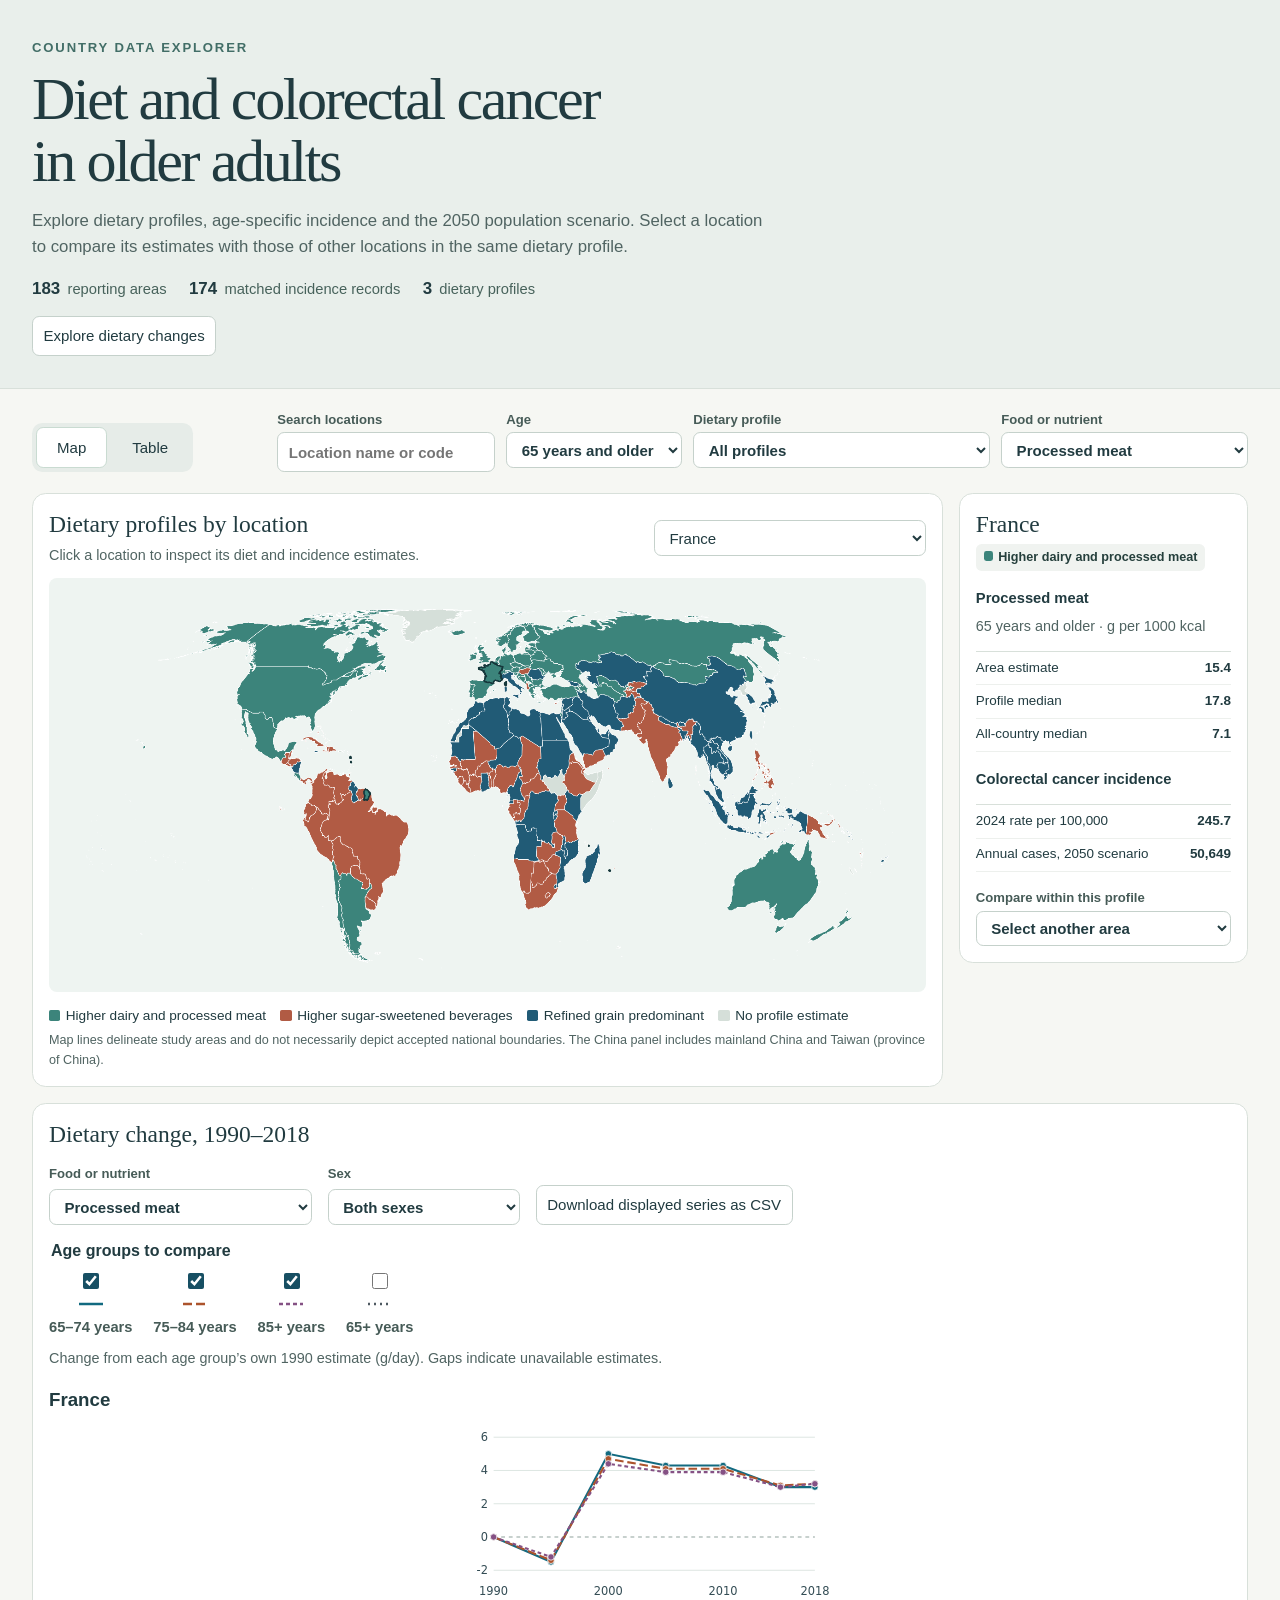
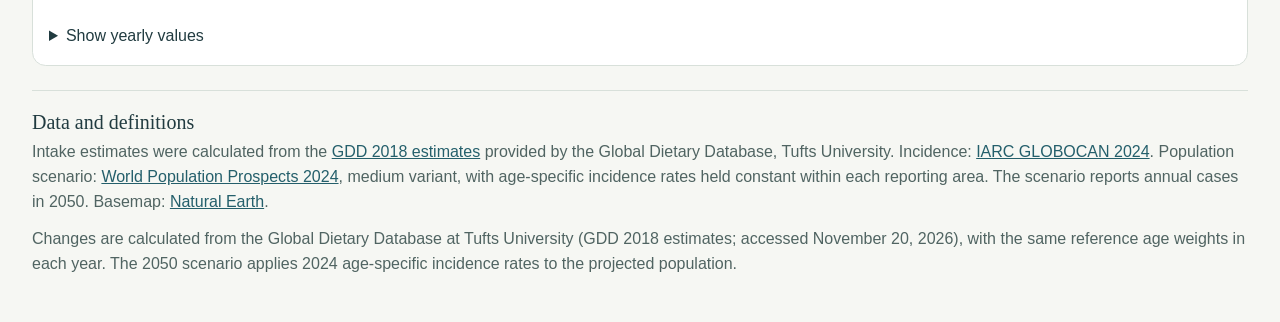
<file: index.html>
<!doctype html>
<html lang="en">
<head>
  <meta charset="utf-8">
  <meta name="viewport" content="width=device-width, initial-scale=1">
  <meta name="robots" content="noindex, nofollow">
  <title>Diet and colorectal cancer in older adults</title>
  <link rel="stylesheet" href="study.css?v=age-comparison">
</head>
<body>
  <main id="loading-explorer" class="study-loading" aria-live="polite">
    <h1>Diet and colorectal cancer in older adults</h1>
    <p id="loading-text">Loading the country explorer…</p>
    <p><a href="explorer.html">Open the previous edition</a></p>
  </main>
  <noscript><p class="study-loading">Enable JavaScript to use the map, table, and CSV downloads.</p></noscript>
  <script src="study-data.js?v=age-comparison" defer></script>
  <script src="study.js?v=age-comparison" defer></script>
  <script src="load.js" defer></script>
</body>
</html>
</file>
<file: study.css>
.study-loading{max-width:44rem;margin:4rem auto;padding:0 1rem;font-family:system-ui,sans-serif;color:#1e3841}
.study-jump{margin-top:.85rem}
.study-panel{margin-top:1rem;padding:1.15rem 1.25rem;scroll-margin-top:1rem}
.study-panel h2{margin:0 0 .4rem}
.study-panel p{margin:.5rem 0}
.study-controls{display:flex;align-items:end;gap:1rem;flex-wrap:wrap;margin:.9rem 0}
.study-controls label{display:grid;gap:.3rem;min-width:12rem}
.study-charts{display:grid;gap:1rem;grid-template-columns:repeat(auto-fit,minmax(min(100%,24rem),1fr))}
.study-area{min-width:0}
.study-area h3{margin:.5rem 0}
.study-chart{display:block;width:100%;height:12rem}
.study-chart text{font:12px system-ui,sans-serif;fill:#344d55}
.study-chart .zero{stroke:#8a9e97;stroke-width:1;stroke-dasharray:4 4}
.study-grid{stroke:#dce5e1;stroke-width:1}
.study-chart .trend{stroke-width:2.2;fill:none}
.study-ages{border:0;margin:.2rem 0 .45rem;padding:0;display:flex;align-items:center;gap:.65rem 1.3rem;flex-wrap:wrap;min-inline-size:0}
.study-ages legend{margin-bottom:.4rem;font-weight:650}
.study-ages label{display:inline-flex;align-items:center;gap:.36rem;white-space:nowrap;font-size:.92rem;cursor:pointer}
.study-ages input{accent-color:#174f63;width:auto;min-width:1rem;height:1rem}
.study-sr{position:absolute;width:1px;height:1px;padding:0;margin:-1px;overflow:hidden;clip-path:inset(50%);white-space:nowrap;border:0}
.study-panel details{margin-top:.65rem}.study-panel details summary{cursor:pointer}
.study-scroll{max-width:100%;overflow-x:auto}
.study-data-table{width:100%;margin-top:.5rem;font-variant-numeric:tabular-nums}
.study-data-table td,.study-data-table th{padding:.37rem .2rem;text-align:right}
.study-data-table td:first-child,.study-data-table th:first-child{text-align:left}
@media(max-width:600px){.study-panel{padding:1rem}.study-controls label{min-width:0;flex:1 1 10rem}}
</file>
